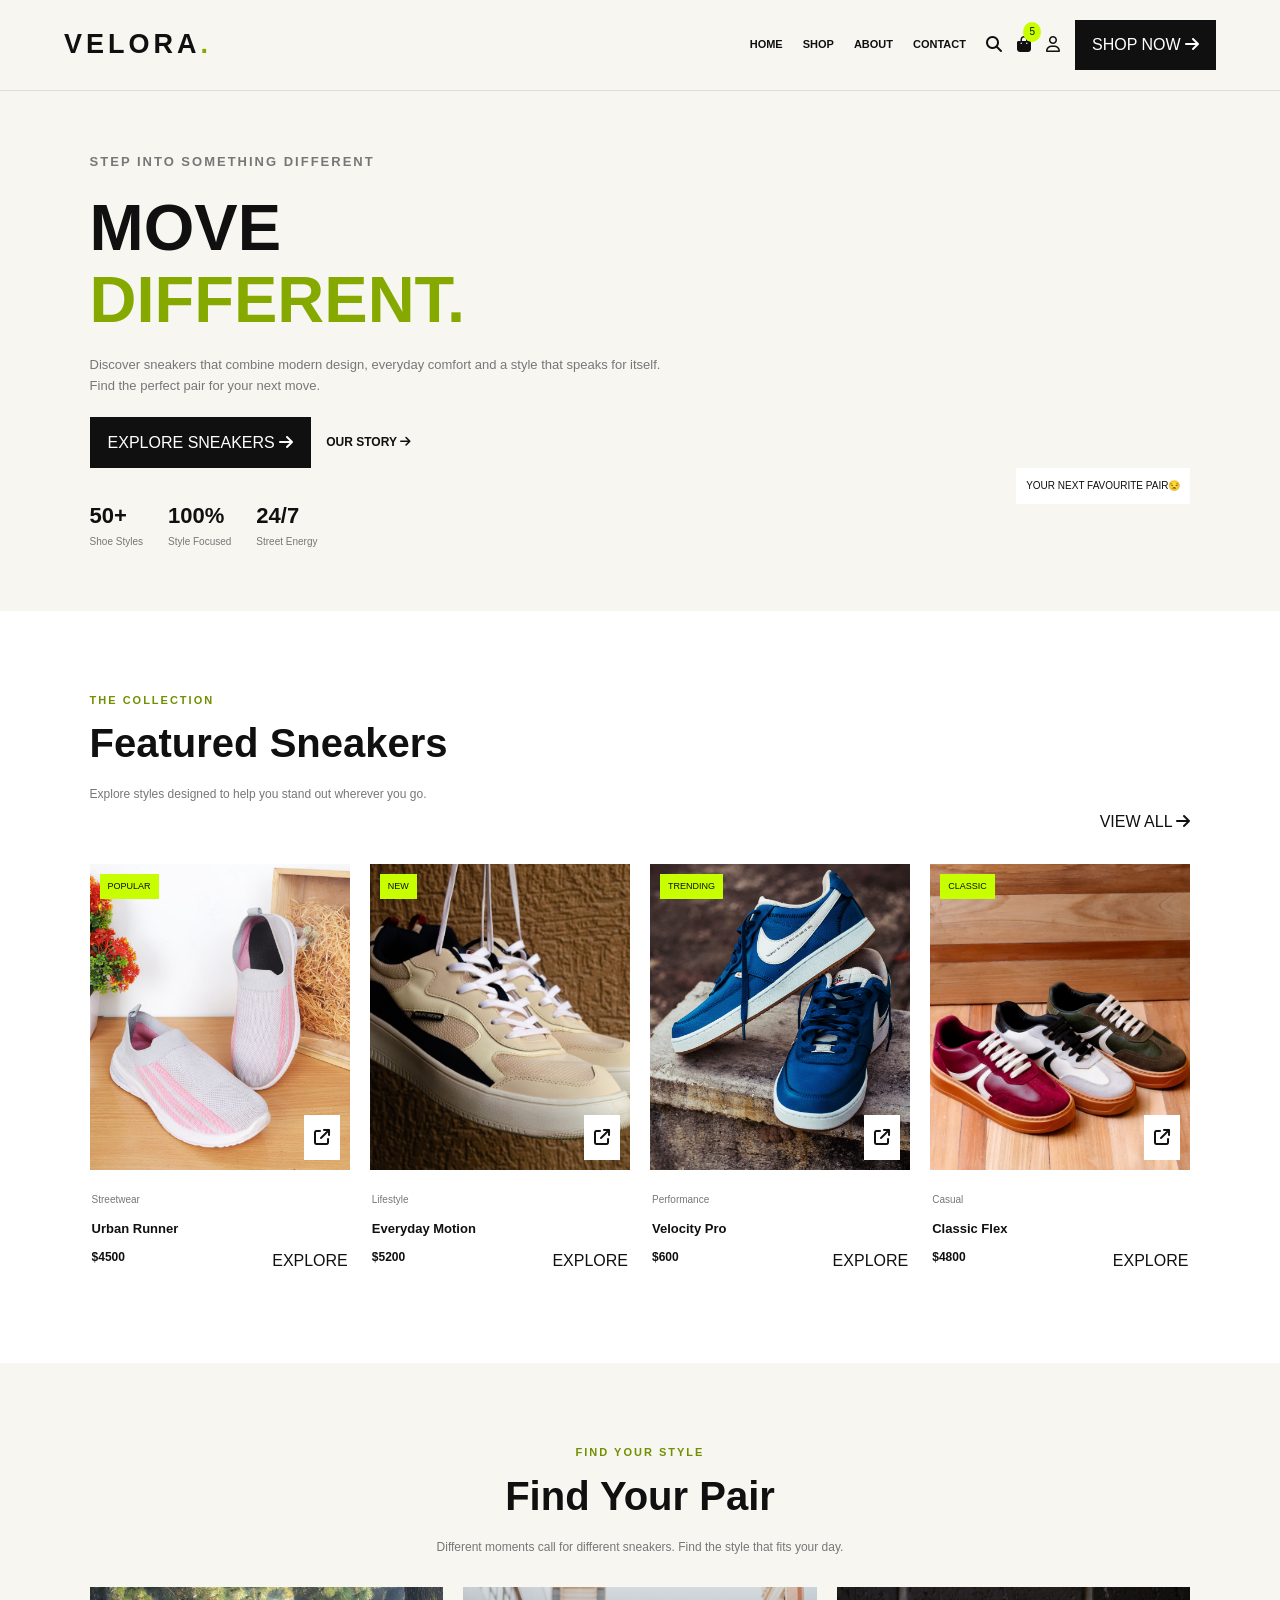
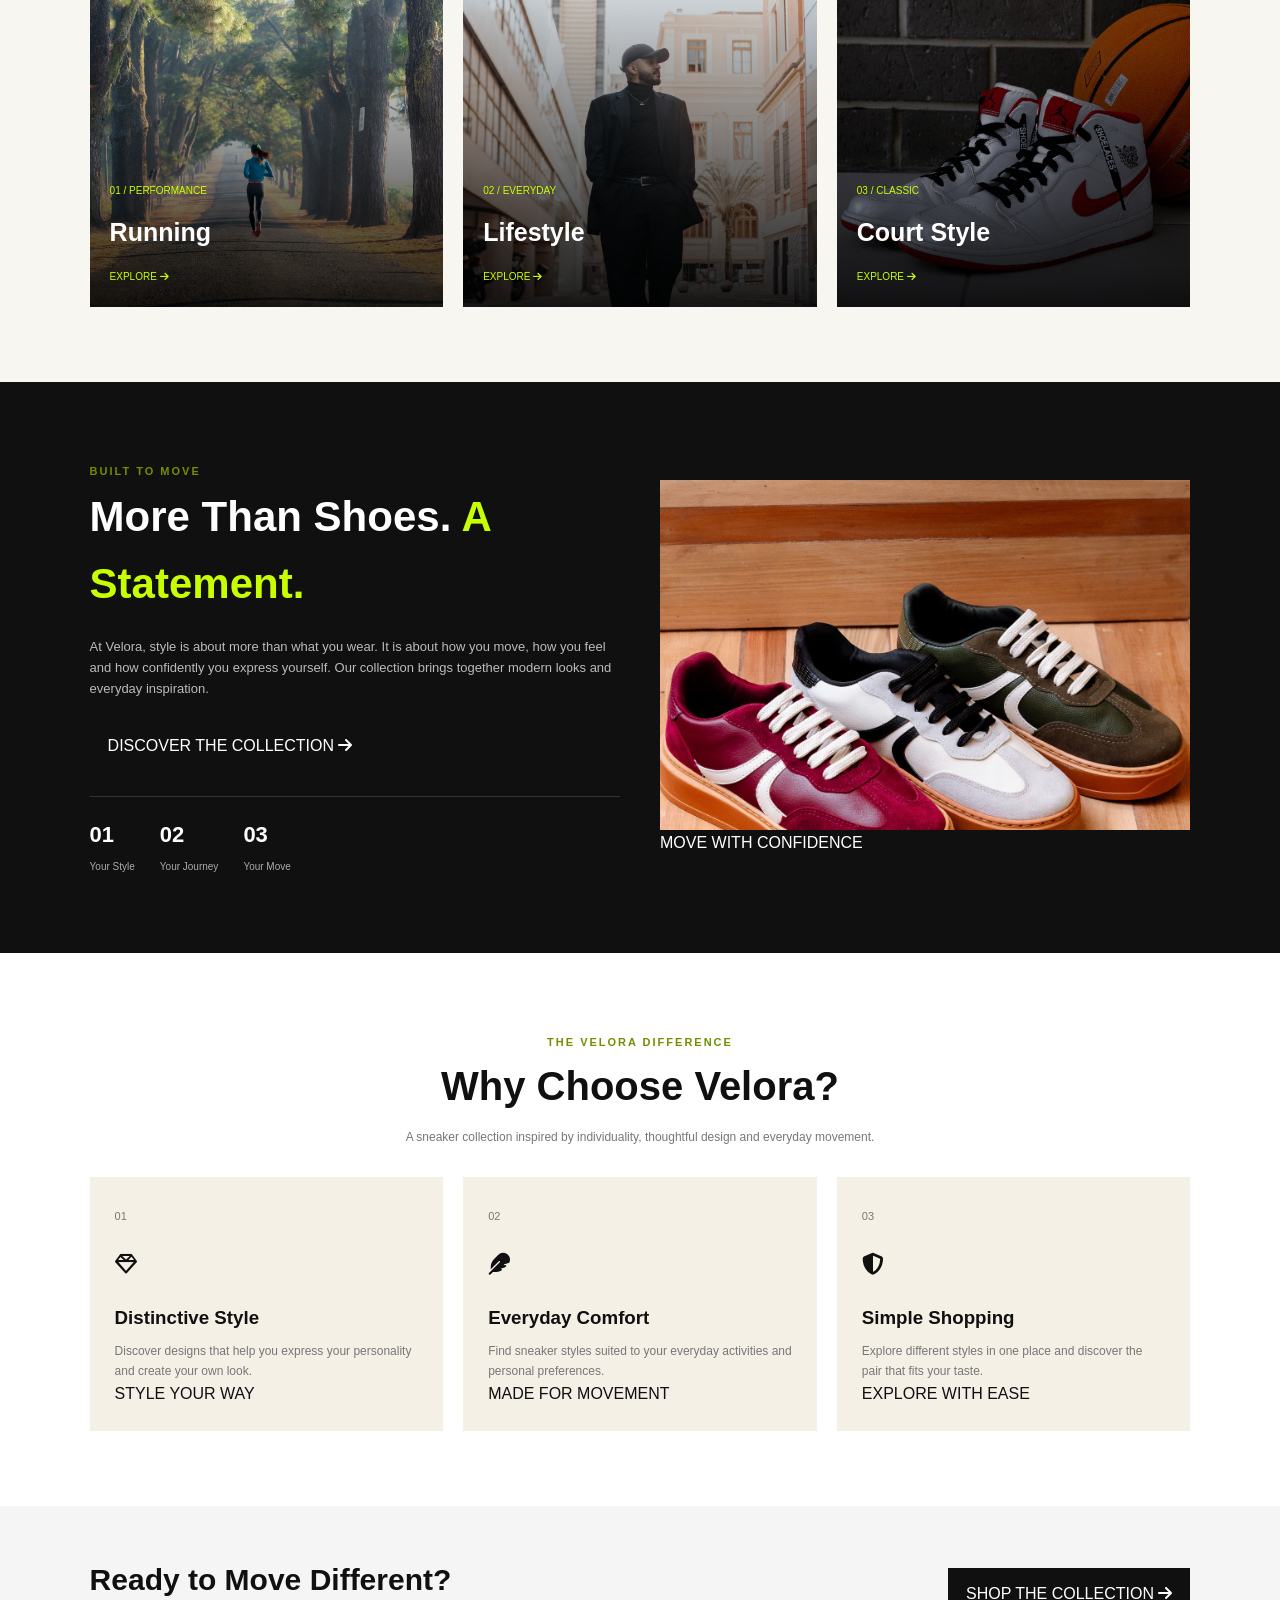
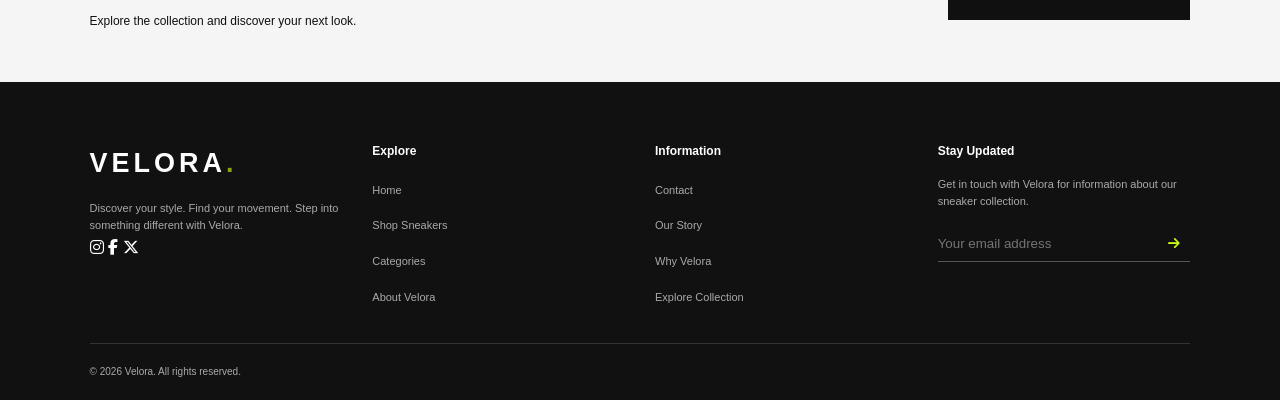
<file: index.html>
<!DOCTYPE html>
<html lang="en">

<head>
    <meta charset="UTF-8">

    <meta name="viewport" content="width=device-width, initial-scale=1.0">

    <meta name="description"
        content="Discover stylish sneakers at Velora. Find your next favourite pair.">

    <title>Velora | Move Different</title>

    <!-- Google Fonts -->
    <link rel="preconnect" href="https://fonts.googleapis.com">
    <link rel="preconnect" href="https://fonts.gstatic.com" crossorigin>

    <link
        href="https://fonts.googleapis.com/css2?family=Playfair+Display:wght@400;500;600;700&family=Poppins:wght@300;400;500;600;700;800&display=swap"
        rel="stylesheet">
    <link
        rel="stylesheet"
        href="https://cdnjs.cloudflare.com/ajax/libs/font-awesome/6.7.2/css/all.min.css">
    <link rel="stylesheet" href="style.css">
</head>

<body>
    <header class="navbar">

        <div class="nav-header">
            <a href="#home" class="logo">
                VELORA<span>.</span>
            </a>
        </div>

        <nav class="nav-links" aria-label="Main navigation">
            <a href="home">HOME</a>
            <a href="shop.html">SHOP</a>
            <a href="about.html">ABOUT</a>
            <a href="contact">CONTACT</a>
        </nav>

        <div class="cta-container">

            <a href="#shop" aria-label="Search sneakers">
                <i class="fa-solid fa-magnifying-glass"></i>
            </a>

            <a href="#shop" class="cart-link" aria-label="Shopping bag">
                <i class="fa-solid fa-bag-shopping"></i>
                <span class="cart-count">5</span>
            </a>

            <a href="#contact" aria-label="Account">
                <i class="fa-regular fa-user"></i>
            </a>

            <a href="#shop" class="shop-btn">
                SHOP NOW
                <i class="fa-solid fa-arrow-right"></i>
            </a>

        </div>

    </header>

    <main>

        <section class="hero" id="home">

            <div class="hero-text">

                <p class="eyebrow">
                    STEP INTO SOMETHING DIFFERENT
                </p>

                <h1>
                    MOVE
                    <span>DIFFERENT.</span>
                </h1>

                <p>
                    Discover sneakers that combine modern design,
                    everyday comfort and a style that speaks for itself.
                    Find the perfect pair for your next move.
                </p>

                <div class="hero-buttons">

                    <a href="#shop" class="primary-btn">
                        EXPLORE SNEAKERS
                        <i class="fa-solid fa-arrow-right"></i>
                    </a>

                    <a href="#about" class="secondary-btn">
                        OUR STORY
                        <i class="fa-solid fa-arrow-right"></i>
                    </a>

                </div>

                <div class="hero-stats">

                    <div class="stat-item">
                        <strong>50+</strong>
                        <span>Shoe Styles</span>
                    </div>

                    <div class="stat-item">
                        <strong>100%</strong>
                        <span>Style Focused</span>
                    </div>

                    <div class="stat-item">
                        <strong>24/7</strong>
                        <span>Street Energy</span>
                    </div>

                </div>

            </div>

            <div class="hero-image">

                <div class="shoe-slideshow">

                    <img
                        class="hero-shoe shoe-one"
                        src="media/pexels-alleksana-4271570.jpg"
                        alt="Featured Velora sneaker">

                    <img
                        class="hero-shoe shoe-two"
                        src="media/pexels-alokkd1-27385022.jpg"
                        alt="Another sneaker style">

                    <img
                        class="hero-shoe shoe-three"
                        src="media/pexels-risiii-2163411747-38914242.jpg"
                        alt="Modern sneaker design">

                    <img
                        class="hero-shoe shoe-four"
                        src="media/pexels-rafael-quaty-37077235-13450843.jpg"
                        alt="Velora footwear collection">

                </div>

                <div class="image-label">
                    YOUR NEXT FAVOURITE PAIR😒
                </div>

            </div>

        </section>

        <section class="featured" id="shop">

            <div class="featured-header">
                <div class="section-heading">

                    <span class="eyebrow">THE COLLECTION</span>

                    <h2>Featured Sneakers</h2>

                    <p>
                        Explore styles designed to help you stand out
                        wherever you go.
                    </p>

                </div>

                <a href="#categories" class="view-all">
                    VIEW ALL
                    <i class="fa-solid fa-arrow-right"></i>
                </a> 

            </div>


            <div class="product-grid">


                <article class="product">

                    <div class="product-image">

                        <span class="product-tag">POPULAR</span>

                        <img
                            src="media/pexels-alokkd1-27385022.jpg"
                            alt="Featured sneaker style"
                            loading="lazy">

                        <a href="#contact"
                            class="product-action"
                            aria-label="Explore this sneaker">

                            <i class="fa-solid fa-arrow-up-right-from-square"></i>

                        </a>

                    </div>

                    <div class="product-info">

                        <span class="product-category">Streetwear</span>

                        <h3>Urban Runner</h3>

                        <div class="product-bottom">
                            <span class="product-price">$4500</span>
                            <a href="#contact">EXPLORE</a>
                        </div>

                    </div>

                </article>

                <article class="product">

                    <div class="product-image">

                        <span class="product-tag">NEW</span>

                        <img
                            src="media/pexels-risiii-2163411747-38914242.jpg"
                             alt="Contemporary sneaker"
                            loading="lazy">

                        <a href="#contact"
                            class="product-action"
                            aria-label="Explore this sneaker">

                            <i class="fa-solid fa-arrow-up-right-from-square"></i>

                        </a>

                    </div>

                    <div class="product-info">

                        <span class="product-category">Lifestyle</span>

                        <h3>Everyday Motion</h3>

                        <div class="product-bottom">
                            <span class="product-price">$5200</span>
                            <a href="#contact">EXPLORE</a>
                        </div>

                    </div>

                </article>

                <article class="product">

                    <div class="product-image">

                        <span class="product-tag">TRENDING</span>

                        <img
                            src="media/pexels-rafael-quaty-37077235-13450843.jpg"
                            alt="Stylish sneaker design"
                            loading="lazy">

                        <a href="#contact"
                            class="product-action"
                            aria-label="Explore this sneaker">

                            <i class="fa-solid fa-arrow-up-right-from-square"></i>

                        </a>

                    </div>

                    <div class="product-info">

                        <span class="product-category">Performance</span>

                        <h3>Velocity Pro</h3>

                        <div class="product-bottom">
                            <span class="product-price">$600</span>
                            <a href="#contact">EXPLORE</a>
                        </div>

                    </div>

                </article>

                <article class="product">

                    <div class="product-image">

                        <span class="product-tag">CLASSIC</span>

                        <img
                            src="media/pexels-pedrofurtadoo-31451018.jpg"
                            alt="Classic everyday sneaker"
                            loading="lazy">

                        <a href="#contact"
                            class="product-action"
                            aria-label="Explore this sneaker">

                            <i class="fa-solid fa-arrow-up-right-from-square"></i>

                        </a>

                    </div>

                    <div class="product-info">

                        <span class="product-category">Casual</span>

                        <h3>Classic Flex</h3>

                        <div class="product-bottom">
                            <span class="product-price">$4800</span>
                            <a href="#contact">EXPLORE</a>
                        </div>

                    </div>

                </article>

            </div>

        </section>


        <!-- ================= CATEGORIES ================= -->

        <section class="find" id="categories">

            <div class="section-heading center">

                <span class="eyebrow">FIND YOUR STYLE</span>

                <h2>Find Your Pair</h2>

                <p>
                    Different moments call for different sneakers.
                    Find the style that fits your day.
                </p>

            </div>


            <div class="category-grid">

                <a href="#shop" class="category">

                    <img
                        src="media/pexels-quang-nguyen-vinh-222549-10615656.jpg"
                        alt="Running shoe collection"
                        loading="lazy">

                    <div class="category-overlay"></div>

                    <div class="category-text">

                        <span>01 / PERFORMANCE</span>

                        <h3>Running</h3>

                        <span class="category-link">
                            EXPLORE
                            <i class="fa-solid fa-arrow-right"></i>
                        </span>

                    </div>

                </a>
                     <a href="#shop" class="category">

                    <img
                        src="media/pexels-wesleydavi-17459781.jpg"
                        alt="Lifestyle sneaker collection"
                        loading="lazy">

                    <div class="category-overlay"></div>

                    <div class="category-text">

                        <span>02 / EVERYDAY</span>

                        <h3>Lifestyle</h3>

                        <span class="category-link">
                            EXPLORE
                            <i class="fa-solid fa-arrow-right"></i>
                        </span>

                    </div>

                </a>


                <a href="#shop" class="category">

                    <img
                        src="media/pexels-jddaniel-2385477.jpg"
                        alt="Court-inspired sneaker collection"
                        loading="lazy">

                    <div class="category-overlay"></div>

                    <div class="category-text">

                        <span>03 / CLASSIC</span>

                        <h3>Court Style</h3>

                        <span class="category-link">
                            EXPLORE
                            <i class="fa-solid fa-arrow-right"></i>
                        </span>

                    </div>

                </a>

            </div>

        </section>


        <!-- ================= ABOUT VELORA ================= -->

        <section class="built" id="about">

            <div class="built-text">

                <span class="eyebrow">BUILT TO MOVE</span>

                <h2>
                    More Than Shoes.
                    <span>A Statement.</span>
                </h2>

                <p>
                    At Velora, style is about more than what you wear.
                    It is about how you move, how you feel and how
                    confidently you express yourself.

                    Our collection brings together modern looks
                    and everyday inspiration.
                </p>

                <a href="#shop" class="primary-btn">
                    DISCOVER THE COLLECTION
                    <i class="fa-solid fa-arrow-right"></i>
                </a>

                <div class="built-stats">

                    <div class="built-stat">
                        <strong>01</strong>
                        <span>Your Style</span>
                    </div>

                    <div class="built-stat">
                        <strong>02</strong>
                        <span>Your Journey</span>
                    </div>

                    <div class="built-stat">
                        <strong>03</strong>
                        <span>Your Move</span>
                    </div>

                </div>

            </div>


            <div class="built-image">

                <img
                    src="media/pexels-pedrofurtadoo-31451018.jpg"
                    alt="Sneakers representing the Velora style"
                    loading="lazy">

                <div class="built-frame"></div>

                <div class="built-caption">
                    MOVE WITH CONFIDENCE
                </div>

            </div>

        </section>


        <!-- ================= WHY VELORA ================= -->

        <section class="why" id="features">

            <div class="section-heading center">

                <span class="eyebrow">THE VELORA DIFFERENCE</span>

                <h2>Why Choose Velora?</h2>

                <p>
                    A sneaker collection inspired by individuality,
                    thoughtful design and everyday movement.
                </p>

            </div>


            <div class="feature-grid">

                <article class="feature">

                    <div class="feature-top">

                        <span class="feature-number">01</span>

                        <div class="icon">
                            <i class="fa-regular fa-gem"></i>
                        </div>

                    </div>

                    <h3>Distinctive Style</h3>

                    <p>
                        Discover designs that help you express your
                        personality and create your own look.
                    </p>

                    <span class="feature-label">STYLE YOUR WAY</span>

                </article>


                <article class="feature">

                    <div class="feature-top">

                        <span class="feature-number">02</span>

                        <div class="icon">
                            <i class="fa-solid fa-feather"></i>
                        </div>

                    </div>

                    <h3>Everyday Comfort</h3>

                    <p>
                        Find sneaker styles suited to your everyday
                        activities and personal preferences.
                    </p>

                    <span class="feature-label">MADE FOR MOVEMENT</span>

                </article>


                <article class="feature">

                    <div class="feature-top">

                        <span class="feature-number">03</span>

                        <div class="icon">
                            <i class="fa-solid fa-shield-halved"></i>
                        </div>

                    </div>

                    <h3>Simple Shopping</h3>

                    <p>
                        Explore different styles in one place and
                        discover the pair that fits your taste.
                    </p>

                    <span class="feature-label">EXPLORE WITH EASE</span>

                </article>

            </div>

        </section>


        <!-- ================= CALL TO ACTION ================= -->

        <section class="newsletter-banner" id="newsletter">

            <div>

                <h2>Ready to Move Different?</h2>

                <p>
                    Explore the collection and discover your next look.
                </p>

            </div>

            <a href="#shop" class="primary-btn">
                SHOP THE COLLECTION
                <i class="fa-solid fa-arrow-right"></i>
            </a>

        </section>

    </main>


    <!-- ================= FOOTER ================= -->

    <footer id="contact">

        <div class="footer-grid">

            <div class="footer-about">

                <a href="#home" class="logo">
                    VELORA<span>.</span>
                </a>

                <p>
                    Discover your style. Find your movement.
                    Step into something different with Velora.
                </p>

                <div class="social-links">

                    <a href="#contact" aria-label="Instagram">
                        <i class="fa-brands fa-instagram"></i>
                    </a>

                    <a href="#contact" aria-label="Facebook">
                        <i class="fa-brands fa-facebook-f"></i>
                    </a>

                    <a href="#contact" aria-label="X">
                        <i class="fa-brands fa-x-twitter"></i>
                    </a>

                </div>

            </div>


            <div class="footer-column">

                <h3>Explore</h3>

                <ul>
                    <li><a href="#home">Home</a></li>
                    <li><a href="page2.html">Shop Sneakers</a></li>
                    <li><a href="#categories">Categories</a></li>
                    <li><a href="#about">About Velora</a></li>
                </ul>

            </div>

            <div class="footer-column">

                <h3>Information</h3>

                <ul>
                    <li><a href="#contact">Contact</a></li>
                    <li><a href="#about">Our Story</a></li>
                    <li><a href="#features">Why Velora</a></li>
                    <li><a href="#newsletter">Explore Collection</a></li>
                </ul>

            </div>


            <div class="footer-column footer-newsletter">

                <h3>Stay Updated</h3>

                <p>
                    Get in touch with Velora for information about
                    our sneaker collection.
                </p>

                <form class="footer-form" action="#contact" method="get">

                    <input
                        type="email"
                        name="email"
                        placeholder="Your email address"
                        aria-label="Your email address"
                        required>

                    <button type="submit" aria-label="Submit email">
                        <i class="fa-solid fa-arrow-right"></i>
                    </button>

                </form>

            </div>

        </div>


        <div class="footer-bottom">

            <p>
                &copy; 2026 Velora. All rights reserved.
            </p>
        </div>

    </footer>

</body>

</html>
</file>
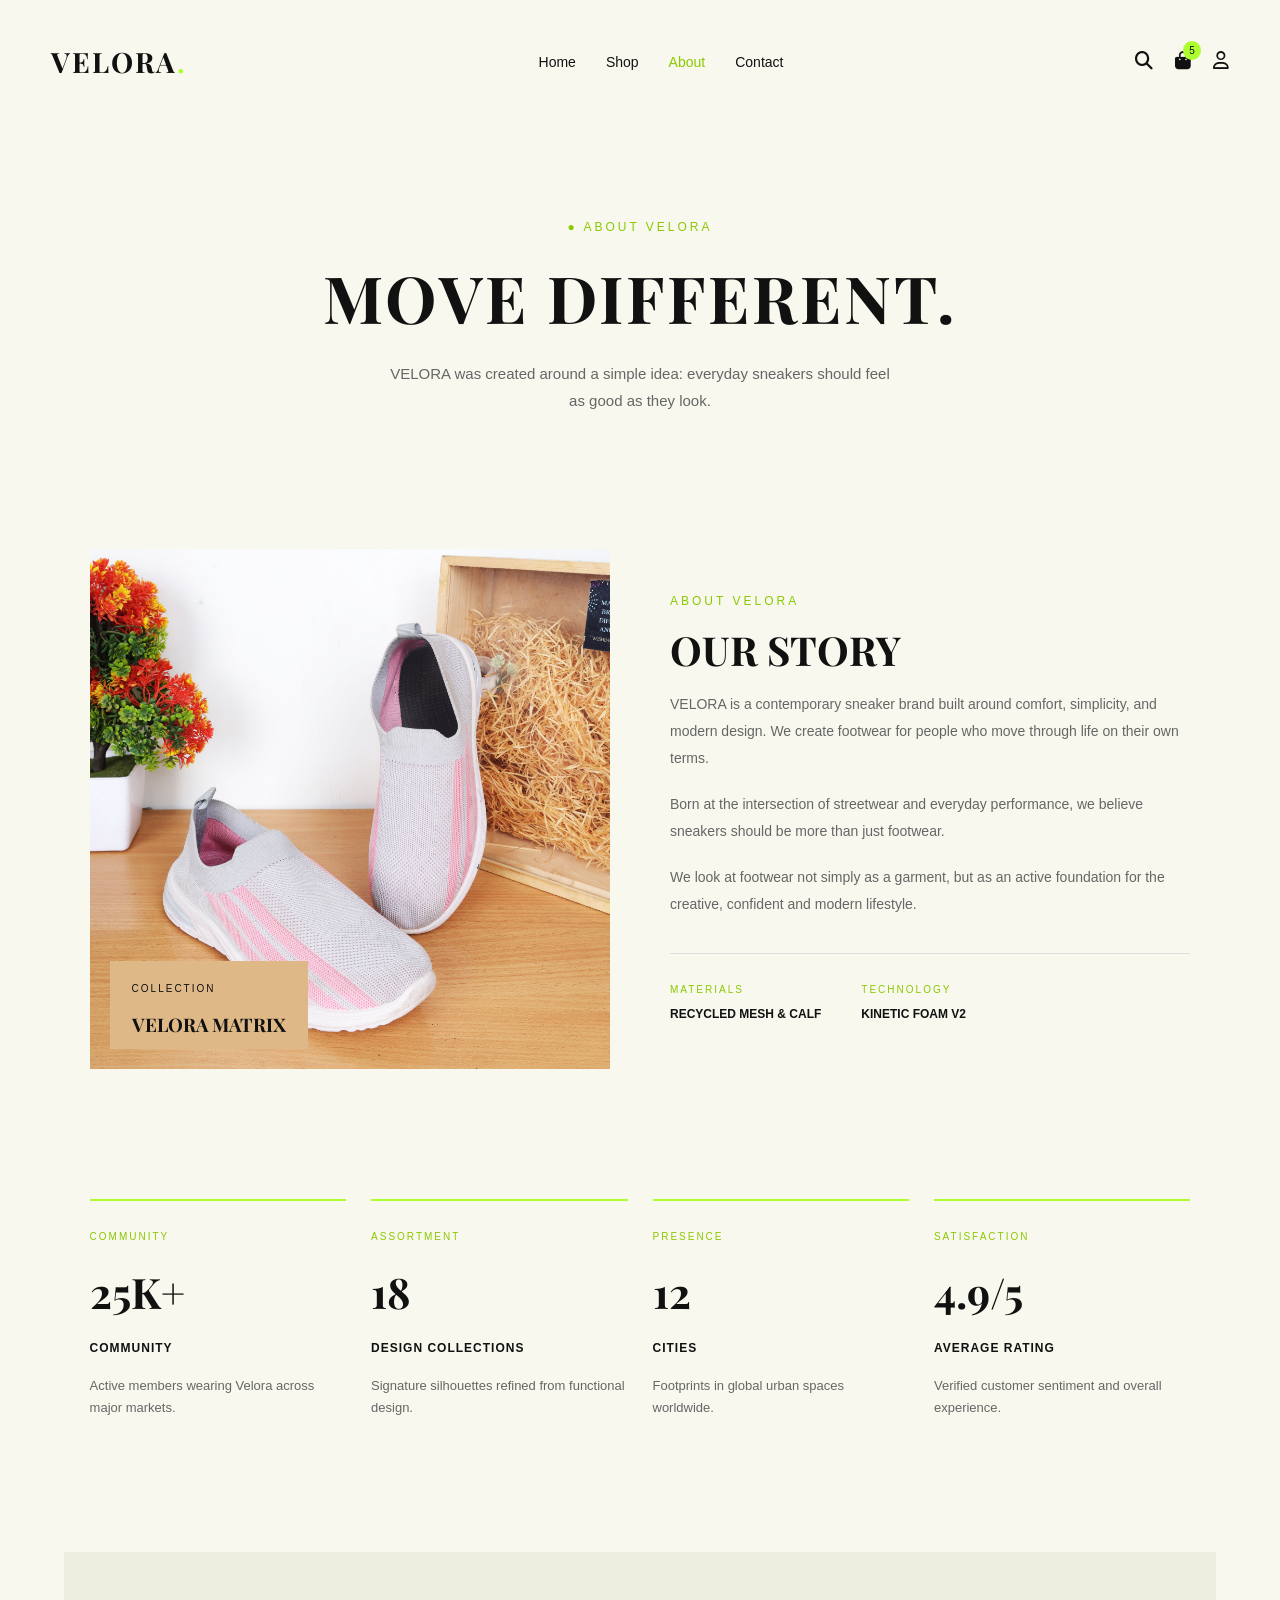
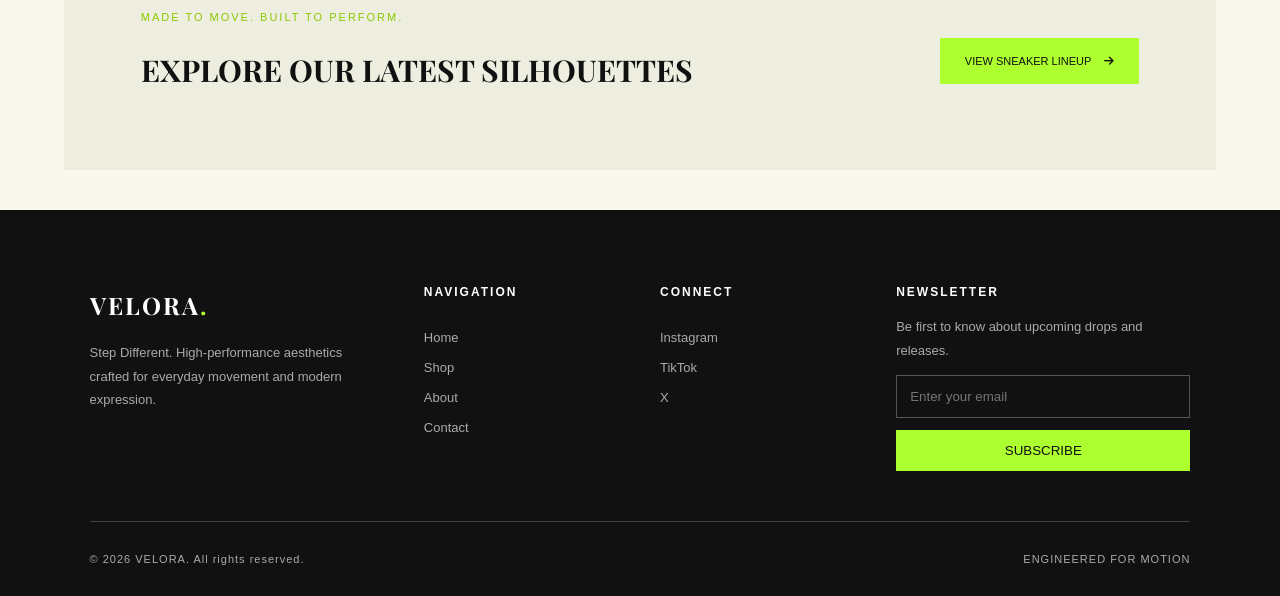
<file: about.html>
<!DOCTYPE html>
<html lang="en">

<head>
    <meta charset="UTF-8">
    <meta name="viewport" content="width=device-width, initial-scale=1.0">
    <title>Velora | About</title>
    <link rel="stylesheet" href="https://cdnjs.cloudflare.com/ajax/libs/font-awesome/6.5.0/css/all.min.css">
    <link href="https://fonts.googleapis.com/css2?family=Playfair+Display:wght@400;600;700&display=swap" rel="stylesheet">
    <link rel="stylesheet" href="about.css">

</head>

<body>
    <header>

        <h2 class="logo">VELORA<span>.</span></h2>

        <nav>
            <a href="index.html">Home</a>
            <a href="shop.html">Shop</a>
            <a href="about.html" class="active">About</a>
            <a href="contact.html">Contact</a>
        </nav>

        <div class="header-icons">

            <a href="shop.html">
                <i class="fa-solid fa-magnifying-glass"></i>
            </a>

            <a href="shop.html">
                <i class="fa-solid fa-bag-shopping"></i>
                <span class="cart-count">5</span>
            </a>

            <a href="#">
                <i class="fa-regular fa-user"></i>
            </a>

        </div>

    </header>
    <section class="about-heading">

        <p>● ABOUT VELORA</p>

        <h1>MOVE DIFFERENT.</h1>

        <p class="heading-text">
            VELORA was created around a simple idea:
            everyday sneakers should feel as good as they look.
        </p>

    </section>
    <section class="our-story">

        <div class="story-image">

            <img src="/media/pexels-alokkd1-27385022.jpg" alt="Velora Sneakers">

            <div class="image-label">
                <p>COLLECTION</p>
                <h3>VELORA MATRIX</h3>
            </div>

        </div>


        <div class="story-text">

            <p class="small-title">ABOUT VELORA</p>

            <h2>OUR STORY</h2>

            <p>
                VELORA is a contemporary sneaker brand built around
                comfort, simplicity, and modern design.
                We create footwear for people who move through
                life on their own terms.
            </p>

            <p>
                Born at the intersection of streetwear and
                everyday performance, we believe sneakers
                should be more than just footwear.
            </p>

            <p>
                We look at footwear not simply as a garment,
                but as an active foundation for the creative,
                confident and modern lifestyle.
            </p>


            <div class="story-features">

                <div>
                    <small>MATERIALS</small>
                    <h4>RECYCLED MESH & CALF</h4>
                </div>

                <div>
                    <small>TECHNOLOGY</small>
                    <h4>KINETIC FOAM V2</h4>
                </div>

            </div>

        </div>

    </section>

    <section class="statistics">

        <div class="stat-card">

            <small>COMMUNITY</small>

            <h2>25K+</h2>

            <h5>COMMUNITY</h5>

            <p>Active members wearing Velora across major markets.</p>

        </div>


        <div class="stat-card">

            <small>ASSORTMENT</small>

            <h2>18</h2>

            <h5>DESIGN COLLECTIONS</h5>

            <p>Signature silhouettes refined from functional design.</p>

        </div>


        <div class="stat-card">

            <small>PRESENCE</small>

            <h2>12</h2>

            <h5>CITIES</h5>

            <p>Footprints in global urban spaces worldwide.</p>

        </div>


        <div class="stat-card">

            <small>SATISFACTION</small>

            <h2>4.9/5</h2>

            <h5>AVERAGE RATING</h5>

            <p>Verified customer sentiment and overall experience.</p>

        </div>

    </section>
    <section class="explore">

        <div>
            <small>MADE TO MOVE. BUILT TO PERFORM.</small>

            <h2>EXPLORE OUR LATEST SILHOUETTES</h2>
        </div>

        <a href="shop.html">
            VIEW SNEAKER LINEUP
            <i class="fa-solid fa-arrow-right"></i>
        </a>

    </section>

    <footer>

        <div class="footer-top">

            <div class="footer-brand">

                <h2>VELORA<span>.</span></h2>

                <p>
                    Step Different.
                    High-performance aesthetics crafted
                    for everyday movement and modern expression.
                </p>

            </div>


            <div class="footer-links">

                <h4>NAVIGATION</h4>

                <a href="index.html">Home</a>
                <a href="shop.html">Shop</a>
                <a href="about.html">About</a>
                <a href="contact.html">Contact</a>

            </div>


            <div class="footer-links">

                <h4>CONNECT</h4>

                <a href="#">Instagram</a>
                <a href="#">TikTok</a>
                <a href="#">X</a>

            </div>


            <div class="newsletter">

                <h4>NEWSLETTER</h4>

                <p>Be first to know about upcoming drops and releases.</p>

                <form>

                    <input type="email" placeholder="Enter your email">

                    <button type="submit">SUBSCRIBE</button>

                </form>

            </div>
        </div>
        <div class="footer-bottom">

            <p>&copy; 2026 VELORA. All rights reserved.</p>

            <p>ENGINEERED FOR MOTION</p>

        </div>
    </footer>

</body>
</html>
</file>
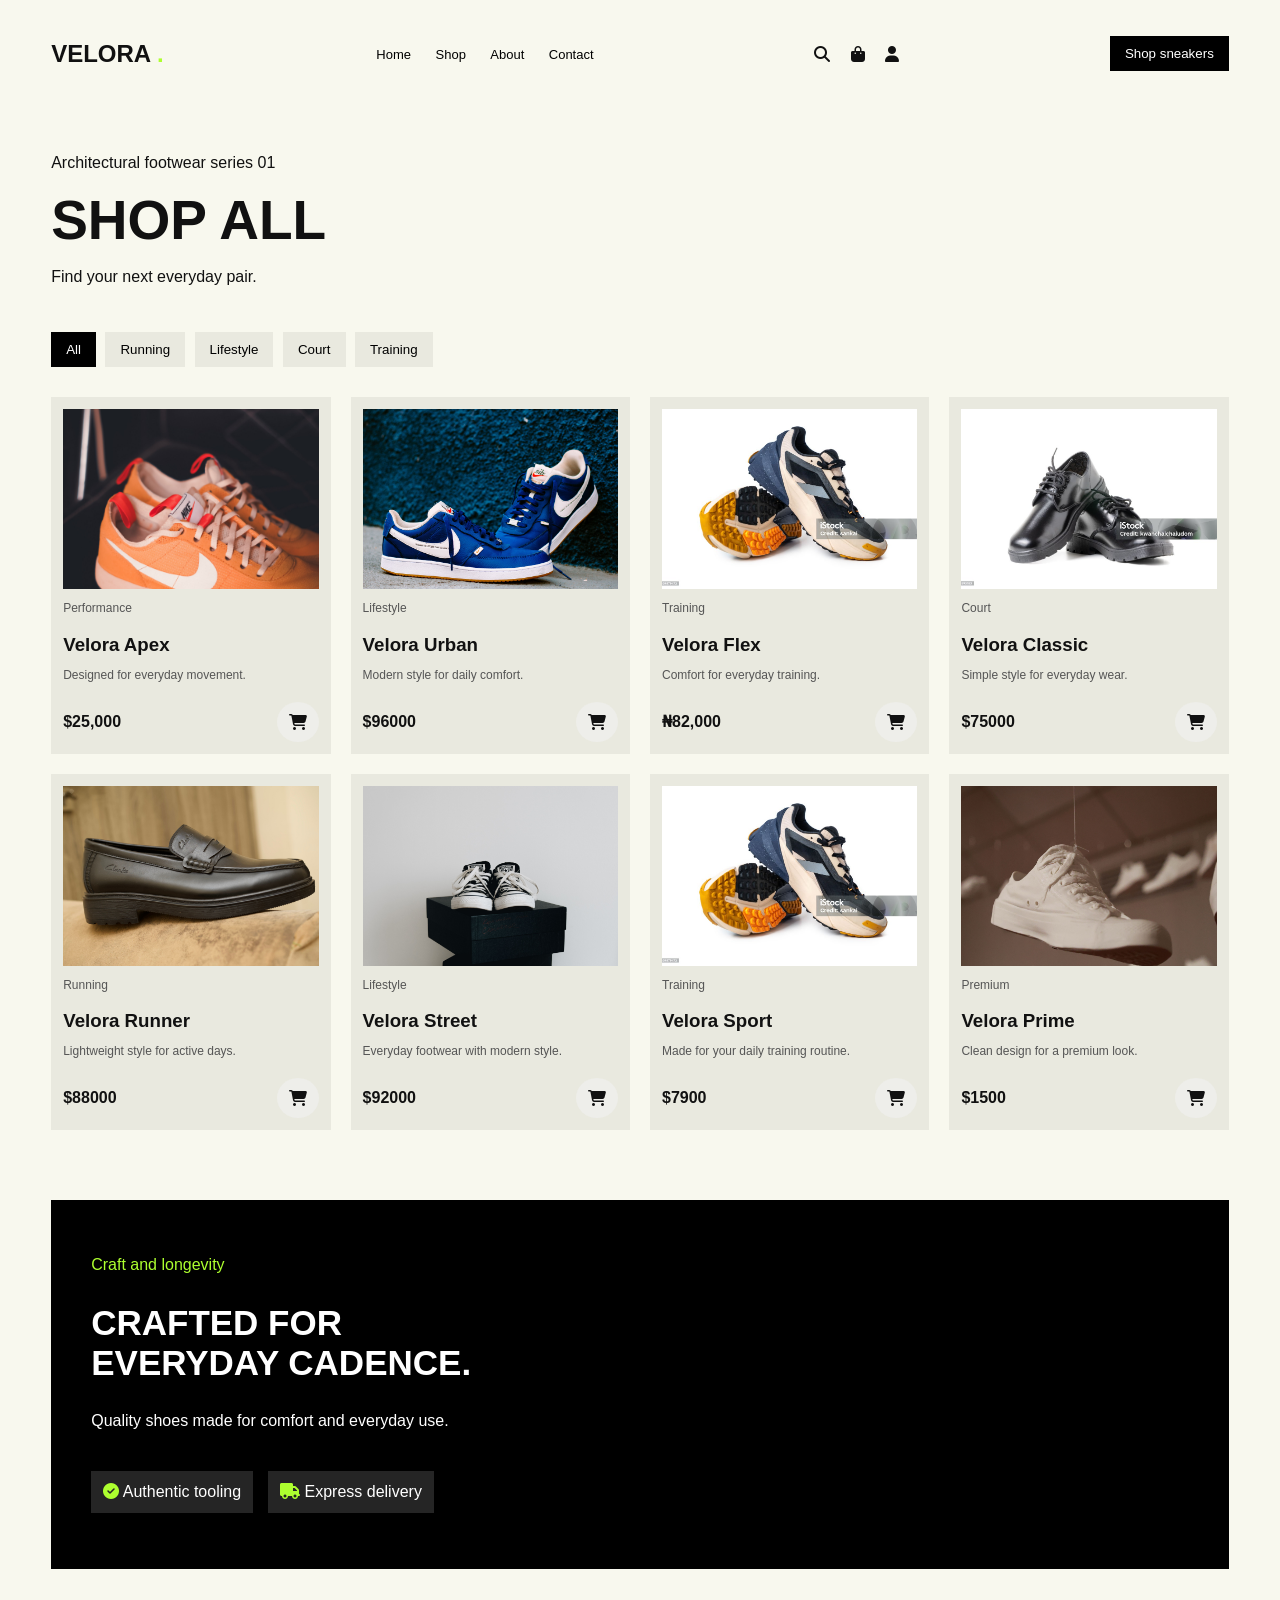
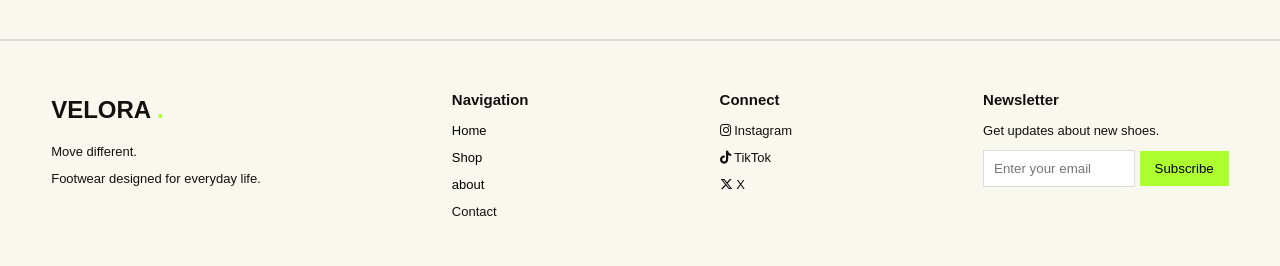
<file: shop.html>
<!DOCTYPE html>
<html lang="en">

<head>
    <meta charset="UTF-8">
    <meta name="viewport" content="width=device-width, initial-scale=1.0">

    <title>Velora Shop</title>

    <link rel="stylesheet" href="shop.css">

    <link rel="stylesheet"
    href="https://cdnjs.cloudflare.com/ajax/libs/font-awesome/6.5.2/css/all.min.css">
</head>

<body>

    <!-- HEADER -->
    <header>

        <h2>VELORA <span>.</span></h2>

        <nav>
            <a href="index.html">Home</a>
            <a href="shop.html">Shop</a>
            <a href="about.html">About</a>
            <a href="">Contact</a>
        </nav>

        <div class="icons">
            <i class="fa-solid fa-magnifying-glass"></i>
            <i class="fa-solid fa-bag-shopping"></i>
            <i class="fa-solid fa-user"></i>
        </div>

        <button>Shop sneakers</button>

    </header>


    <!-- SHOP INTRODUCTION -->
    <section class="intro">

        <p>Architectural footwear series 01</p>

        <h1>Shop all</h1>

        <p>Find your next everyday pair.</p>

    </section>


    <!-- PRODUCT CATEGORIES -->
    <section class="categories">

        <button>All</button>
        <button>Running</button>
        <button>Lifestyle</button>
        <button>Court</button>
        <button>Training</button>

    </section>


   
    <section class="products">

        <!-- PRODUCT 1 -->
        <div class="product">

            <div class="product-image">
                <img src="media/pexels-shyam-mishra-203327-19271377.jpg"
                alt="Velora Apex sneaker">
            </div>

            <p>Performance</p>
            <h3>Velora Apex</h3>
            <p>Designed for everyday movement.</p>

            <div class="price">
                <strong>$25,000</strong>
                <i class="fa-solid fa-cart-shopping"></i>
            </div>

        </div>


        <!-- PRODUCT 2 -->
        <div class="product">

            <div class="product-image">
                <img src="media/pexels-rafael-quaty-37077235-17630275.jpg"
                alt="Velora Urban sneaker">
            </div>

            <p>Lifestyle</p>
            <h3>Velora Urban</h3>
            <p>Modern style for daily comfort.</p>

            <div class="price">
                <strong>$96000</strong>
                <i class="fa-solid fa-cart-shopping"></i>
            </div>

        </div>


        <!-- PRODUCT 3 -->
        <div class="product">

            <div class="product-image">
                <img src="media/istockphoto-2029879472-1024x1024.jpg"
                alt="Velora Flex sneaker">
            </div>

            <p>Training</p>
            <h3>Velora Flex</h3>
            <p>Comfort for everyday training.</p>

            <div class="price">
                <strong>₦82,000</strong>
                <i class="fa-solid fa-cart-shopping"></i>
            </div>

        </div>


        <!-- PRODUCT 4 -->
        <div class="product">

            <div class="product-image">
                <img src="/media/istockphoto-1150393183-1024x1024.jpg"
                alt="Velora Classic sneaker">
            </div>

            <p>Court</p>
            <h3>Velora Classic</h3>
            <p>Simple style for everyday wear.</p>

            <div class="price">
                <strong>$75000</strong>
                <i class="fa-solid fa-cart-shopping"></i>
            </div>

        </div>


        <!-- PRODUCT 5 -->
        <div class="product">

            <div class="product-image">
                <img src="/media/pexels-taiyesalawu-38570110.jpg"
                alt="Velora Runner sneaker">
            </div>

            <p>Running</p>
            <h3>Velora Runner</h3>
            <p>Lightweight style for active days.</p>

            <div class="price">
                <strong>$88000</strong>
                <i class="fa-solid fa-cart-shopping"></i>
            </div>

        </div>


        <!-- PRODUCT 6 -->
        <div class="product">

            <div class="product-image">
                <img src="/media/pexels-alleksana-4271570.jpg"
                alt="Velora Street sneaker">
            </div>

            <p>Lifestyle</p>
            <h3>Velora Street</h3>
            <p>Everyday footwear with modern style.</p>

            <div class="price">
                <strong>$92000</strong>
                <i class="fa-solid fa-cart-shopping"></i>
            </div>

        </div>


        <!-- PRODUCT 7 -->
        <div class="product">

            <div class="product-image">
                <img src="media/istockphoto-2029879472-1024x1024.jpg"
                alt="Velora Sport sneaker">
            </div>

            <p>Training</p>
            <h3>Velora Sport</h3>
            <p>Made for your daily training routine.</p>

            <div class="price">
                <strong>$7900</strong>
                <i class="fa-solid fa-cart-shopping"></i>
            </div>

        </div>


        <!-- PRODUCT 8 -->
        <div class="product">

            <div class="product-image">
                <img src="media/pexels-jesschen-35445968.jpg"
                alt="Velora Prime sneaker">
            </div>

            <p>Premium</p>
            <h3>Velora Prime</h3>
            <p>Clean design for a premium look.</p>

            <div class="price">
                <strong>$1500</strong>
                <i class="fa-solid fa-cart-shopping"></i>
            </div>

        </div>

    </section>

    <section class="banner">

        <p>Craft and longevity</p>

        <h2>Crafted for<br>everyday cadence.</h2>

        <p>Quality shoes made for comfort and everyday use.</p>

        <div class="features">

            <p>
                <i class="fa-solid fa-circle-check"></i>
                Authentic tooling
            </p>

            <p>
                <i class="fa-solid fa-truck"></i>
                Express delivery
            </p>

        </div>

    </section>


    <!-- FOOTER -->
    <footer>

        <div>
            <h2>VELORA <span>.</span></h2>
            <p>Move different.</p>
            <p>Footwear designed for everyday life.</p>
        </div>

        <div class="nav">
            <h3>Navigation</h3>
            <p><a href="index.html">Home</a></p>
            <p><a href="shop.html">Shop</a></p>
            <p><a href="about.html">about</a></p>
            <p>Contact</p>
        </div>

        <div>
            <h3>Connect</h3>
            <p><i class="fa-brands fa-instagram"></i> Instagram</p>
            <p><i class="fa-brands fa-tiktok"></i> TikTok</p>
            <p><i class="fa-brands fa-x-twitter"></i> X</p>
        </div>

        <div>
            <h3>Newsletter</h3>
            <p>Get updates about new shoes.</p>

            <input type="email" placeholder="Enter your email">

            <button>Subscribe</button>
        </div>

    </footer>

</body>

</html>
</file>
<file: style.css>
* {
    margin: 0;
    padding: 0;
    box-sizing: border-box;
}

html {
    scroll-behavior: smooth;
}

body {
    font-family: Arial, sans-serif;
    background: #f7f6f1;
    color: #101010;
    line-height: 1.6;
    overflow-x: hidden;
}

img {
    max-width: 100%;
    display: block;
}

a {
    text-decoration: none;
    color: inherit;
    transition: 0.3s ease;
}

ul {
    list-style: none;
}


/* NAVIGATION BAR */

.navbar {
    display: flex;
    align-items: center;
    justify-content: space-between;
    gap: 20px;
    padding: 20px 5%;
    background: #f7f6f1;
    border-bottom: 1px solid #ddd;
}

.logo {
    font-size: 27px;
    font-weight: bold;
    letter-spacing: 4px;
}

.logo span {
    color: #86a900;
}

.nav-links {
    display: flex;
    gap: 20px;
    margin-left: auto;
}

.nav-links a {
    font-size: 11px;
    font-weight: bold;
    transition: color 0.3s;
}

.nav-links a:hover {
    color: #718f00;
}

.cta-container {
    display: flex;
    align-items: center;
    gap: 15px;
}

.shop-btn {
    padding: 12px 17px;
    background: #101010;
    color: white;
    transition: 0.3s;
}

.shop-btn:hover {
    background: #c8ff00;
    color: #101010;
}

.cart-link {
    position: relative;
}

.cart-count {
    position: absolute;
    top: -10px;
    right: -10px;
    background: #c8ff00;
    border-radius: 50%;
    padding: 2px 6px;
    font-size: 10px;
}


/* HERO SECTION */

.hero {
    display: grid;
    grid-template-columns: 1.1fr 0.9fr;
    align-items: center;
    gap: 30px;
    padding: 60px 7%;
    min-height: 520px;
}

.hero-text {
    animation: appear 1s ease;
}

.eyebrow {
    color: #718f00;
    font-size: 11px;
    font-weight: bold;
    letter-spacing: 2px;
    margin-bottom: 15px;
}

.hero-text h1 {
    font-size: 65px;
    line-height: 1.1;
    margin-bottom: 20px;
}

.hero-text h1 span {
    display: block;
    color: #86a900;
}

.hero-text p {
    color: #777;
    font-size: 13px;
    margin-bottom: 20px;
}

.hero-buttons {
    display: flex;
    align-items: center;
    gap: 15px;
    margin-bottom: 30px;
}

.primary-btn {
    display: inline-block;
    padding: 13px 18px;
    background: #101010;
    color: white;
    transition: 0.3s;
}

.primary-btn:hover {
    background: #c8ff00;
    color: #101010;
    transform: translateY(-3px);
}

.secondary-btn {
    font-size: 12px;
    font-weight: bold;
}

.hero-stats {
    display: flex;
    gap: 25px;
}

.stat-item {
    display: flex;
    flex-direction: column;
}

.stat-item strong {
    font-size: 22px;
}

.stat-item span {
    color: #777;
    font-size: 10px;
}


/* HERO IMAGE */

.hero-image {
    position: relative;
    isolation: isolate;
    display: flex;
    align-items: center;
    justify-content: center;
    height: 340px;
}

.hero-image::before {
    content: "";
    position: absolute;
    inset: 15%;
    z-index: -1;
    border-radius: 50%;
    background-size: 400% 400%;
    filter: blur(40px);
    opacity: 0.7;
    animation: glow 8s infinite;
}

.shoe-slideshow {
    position: relative;
    width: 100%;
    max-width: 340px;
    height: 290px;
}

.hero-shoe {
    position: absolute;
    width: 100%;
    height: 100%;
    object-fit: contain;
    opacity: 0;
    animation: shoeChange 8s infinite;
}

.shoe-one {
    animation-delay: 0s;
}

.shoe-two {
    animation-delay: 2s;
}

.shoe-three {
    animation-delay: 4s;
}

.shoe-four {
    animation-delay: 6s;
}


/* SHOE ANIMATION */

@keyframes shoeChange {
    0%, 100% {
        opacity: 0;
    }

    5%, 20% {
        opacity: 1;
    }

    25% {
        opacity: 0;
    }
}


/* BACKGROUND ANIMATION */

@keyframes glow {
    0% {
        background-position: 0% 50%;
    }

    50% {
        background-position: 100% 50%;
    }

    100% {
        background-position: 0% 50%;
    }
}


/* TEXT ANIMATION */

@keyframes appear {
    from {
        opacity: 0;
        transform: translateY(25px);
    }

    to {
        opacity: 1;
        transform: translateY(0);
    }
}


/* IMAGE LABEL */

.image-label {
    position: absolute;
    right: 0;
    bottom: 5%;
    padding: 10px;
    background: white;
    font-size: 10px;
}


/* SECTION HEADING */

.section-heading {
    margin-bottom: 30px;
}

.section-heading h2 {
    font-size: 40px;
    margin-bottom: 10px;
}

.section-heading p {
    max-width: 520px;
    color: #777;
    font-size: 12px;
}

.section-heading.center {
    text-align: center;
}

.section-heading.center p {
    margin: auto;
}


/* FEATURED PRODUCTS */

.featured {
    padding: 75px 7%;
    background: white;
}

.featured-header {
    display: flex;
    align-items: flex-end;
    justify-content: space-between;
    gap: 20px;
    margin-bottom: 30px;
}

.product-grid {
    display: grid;
    grid-template-columns: repeat(4, minmax(0, 1fr));
    gap: 20px;
}

.product {
    min-width: 0;
}

.product-image {
    position: relative;
    overflow: hidden;
    aspect-ratio: 0.85 / 1;
    background: #f0f0eb;
}

.product-image img {
    width: 100%;
    height: 100%;
    object-fit: cover;
    transition: transform 0.5s;
}

.product:hover img {
    transform: scale(1.06);
}

.product-tag {
    position: absolute;
    top: 10px;
    left: 10px;
    padding: 5px 8px;
    background: #c8ff00;
    font-size: 9px;
}

.product-action {
    position: absolute;
    right: 10px;
    bottom: 10px;
    padding: 10px;
    background: white;
    transition: 0.3s;
}

.product-action:hover {
    background: #c8ff00;
}

.product-info {
    padding: 15px 2px;
}

.product-category {
    color: #777;
    font-size: 10px;
}

.product-info h3 {
    font-size: 13px;
    margin: 8px 0;
}

.product-bottom {
    display: flex;
    justify-content: space-between;
    gap: 8px;
}

.product-price {
    font-size: 12px;
    font-weight: bold;
}


/* FIND YOUR STYLE */

.find {
    padding: 75px 7%;
}

.category-grid {
    display: grid;
    grid-template-columns: repeat(3, minmax(0, 1fr));
    gap: 20px;
}

.category {
    position: relative;
    min-width: 0;
    height: 320px;
    overflow: hidden;
    background: #171717;
    color: white;
}

.category img {
    width: 100%;
    height: 100%;
    object-fit: cover;
    transition: transform 0.5s;
}

.category:hover img {
    transform: scale(1.07);
}

.category-overlay {
    position: absolute;
    inset: 0;
    background: linear-gradient(
        transparent,
        rgba(0, 0, 0, 0.85)
    );
}

.category-text {
    position: absolute;
    bottom: 20px;
    left: 20px;
    right: 20px;
}

.category-text span {
    color: #c8ff00;
    font-size: 10px;
}

.category-text h3 {
    font-size: 25px;
    margin: 10px 0;
}


/* BUILT SECTION */

.built {
    display: grid;
    grid-template-columns: 1fr 1fr;
    align-items: center;
    gap: 40px;
    padding: 75px 7%;
    background: #101010;
    color: white;
}

.built-text h2 {
    font-size: 42px;
    margin-bottom: 20px;
}

.built-text h2 span {
    color: #c8ff00;
}

.built-text p {
    color: #bbb;
    font-size: 13px;
    margin-bottom: 20px;
}

.built-image img {
    width: 100%;
    height: 350px;
    object-fit: cover;
}

.built-stats {
    display: flex;
    gap: 25px;
    margin-top: 25px;
    padding-top: 20px;
    border-top: 1px solid #333;
}

.built-stat strong {
    display: block;
    font-size: 22px;
}

.built-stat span {
    color: #aaa;
    font-size: 10px;
}


/* WHY CHOOSE US */

.why {
    padding: 75px 7%;
    background: white;
}

.feature-grid {
    display: grid;
    grid-template-columns: repeat(3, minmax(0, 1fr));
    gap: 20px;
}

.feature {
    padding: 25px;
    background: #f5f0e6;
    transition: 0.3s;
}

.feature:hover {
    transform: translateY(-4px);
    border-color: #c8ff00;
}

.feature-number {
    color: #777;
    font-size: 11px;
}

.feature .icon {
    margin: 20px 0;
    font-size: 22px;
}

.feature h3 {
    margin-bottom: 10px;
}

.feature p {
    color: #777;
    font-size: 12px;
}


/* NEWSLETTER BANNER */

.newsletter-banner {
    display: flex;
    align-items: center;
    justify-content: space-between;
    gap: 20px;
    padding: 50px 7%;
    background: whitesmoke;
}

.newsletter-banner h2 {
    font-size: 30px;
}

.newsletter-banner p {
    font-size: 12px;
    margin-top: 8px;
}


/* FOOTER */

footer {
    padding: 60px 7% 20px;
    background: #111;
    color: white;
}

.footer-grid {
    display: grid;
    grid-template-columns: repeat(4, minmax(0, 1fr));
    gap: 30px;
    padding-bottom: 35px;
}

.footer-about p,
.footer-newsletter p {
    color: #aaa;
    font-size: 11px;
    margin-top: 15px;
}

.footer-column h3 {
    margin-bottom: 15px;
    font-size: 12px;
}

.footer-column ul {
    display: flex;
    flex-direction: column;
    gap: 10px;
}

.footer-column a {
    color: #aaa;
    font-size: 11px;
}

.footer-column a:hover {
    color: #c8ff00;
}


/* FOOTER NEWSLETTER FORM */

.footer-form {
    display: flex;
    margin-top: 15px;
    border-bottom: 1px solid #555;
}

.footer-form input {
    width: 100%;
    min-width: 0;
    padding: 10px 0;
    background: transparent;
    color: white;
    border: none;
    outline: none;
    transition: 0.3s;
}

.footer-form input:focus {
    border-bottom: 1px solid #c8ff00;
}

.footer-form button {
    background: transparent;
    color: #c8ff00;
    border: none;
    padding: 10px;
    cursor: pointer;
    transition: 0.3s;
}

.footer-form button:hover {
    color: white;
}


/* FOOTER BOTTOM */

.footer-bottom {
    display: flex;
    justify-content: space-between;
    gap: 15px;
    padding-top: 20px;
    border-top: 1px solid #333;
}

.footer-bottom p,
.footer-bottom a {
    color: #aaa;
    font-size: 10px;
}
</file>
<file: about.css>
/* GENERAL STYLING */

* {
    box-sizing: border-box;
}

html {
    scroll-behavior: smooth;
}

body {
    margin: 0;
    padding: 0;
    background-color: #f8f8ee;
    color: #111;
    font-family: Arial, sans-serif;
}

a {
    transition: 0.3s ease;
}


/* HEADER */

header {
    display: flex;
    justify-content: space-between;
    align-items: center;
    padding: 20px 4%;
    background-color: #f8f8ee;
}

.logo {
    font-family: 'Playfair Display', serif;
    font-size: 28px;
    letter-spacing: 2px;
}

.logo span {
    color: greenyellow;
}

nav {
    display: flex;
    gap: 30px;
}

nav a {
    text-decoration: none;
    color: #111;
    font-size: 14px;
    transition: 0.3s ease;
}

nav a:hover,
nav a.active {
    color: #8ac900;
}


/* HEADER ICONS */

.header-icons {
    display: flex;
    align-items: center;
    gap: 22px;
}

.header-icons a {
    color: #111;
    font-size: 18px;
    text-decoration: none;
    position: relative;
    transition: 0.3s ease;
}

.header-icons a:hover {
    color: greenyellow;
    transform: translateY(-3px);
}

.cart-count {
    position: absolute;
    top: -10px;
    right: -10px;
    background-color: greenyellow;
    color: #111;
    font-size: 10px;
    padding: 4px 6px;
    border-radius: 50%;
}


/* ABOUT HEADING */

.about-heading {
    text-align: center;
    padding: 85px 20px;
}

.about-heading p:first-child {
    color: #8ac900;
    font-size: 12px;
    letter-spacing: 3px;
}

.about-heading h1 {
    font-family: 'Playfair Display', serif;
    font-size: 65px;
    margin: 20px 0;
    letter-spacing: 3px;
}

.heading-text {
    max-width: 500px;
    margin: auto;
    color: #666;
    font-size: 15px;
    line-height: 1.8;
}


/* OUR STORY */

.our-story {
    display: flex;
    align-items: center;
    gap: 60px;
    padding: 50px 7%;
}

.story-image {
    width: 50%;
    height: 520px;
    position: relative;
    overflow: hidden;
}

.story-image img {
    width: 100%;
    height: 100%;
    object-fit: cover;
    transition: transform 0.6s ease;
}

.story-image:hover img {
    transform: scale(1.05);
}


/* IMAGE LABEL */

.image-label {
    position: absolute;
    bottom: 20px;
    left: 20px;
    background-color: burlywood;
    color: #111;
    padding: 12px 22px;
}

.image-label p {
    font-size: 10px;
    letter-spacing: 2px;
}

.image-label h3 {
    font-family: 'Playfair Display', serif;
    margin-bottom: 0;
}


.story-text {
    width: 50%;
}

.small-title {
    color: #8ac900;
    font-size: 12px;
    letter-spacing: 3px;
}

.story-text h2 {
    font-family: 'Playfair Display', serif;
    font-size: 40px;
    margin: 15px 0;
}

.story-text > p:not(.small-title) {
    color: #666;
    font-size: 14px;
    line-height: 1.9;
    margin-bottom: 20px;
}

.story-features {
    display: flex;
    gap: 40px;
    margin-top: 35px;
    border-top: 1px solid #ddd;
    padding-top: 25px;
}

.story-features small {
    color: #8ac900;
    font-size: 10px;
    letter-spacing: 2px;
}

.story-features h4 {
    font-size: 12px;
    margin-top: 10px;
}

.statistics {
    display: grid;
    grid-template-columns: repeat(4, 1fr);
    gap: 25px;
    padding: 80px 7%;
}

.stat-card {
    border-top: 2px solid greenyellow;
    padding-top: 25px;
    transition: 0.3s ease;
}

.stat-card:hover {
    transform: translateY(-7px);
}

.stat-card small {
    color: #8ac900;
    font-size: 10px;
    letter-spacing: 2px;
}

.stat-card h2 {
    font-family: 'Playfair Display', serif;
    font-size: 42px;
    margin: 20px 0 10px;
}

.stat-card h5 {
    font-size: 12px;
    letter-spacing: 1px;
}

.stat-card p {
    color: #666;
    font-size: 13px;
    line-height: 1.7;
}


/* EXPLORE SECTION */

.explore {
    background-color: #eeeee0;
    margin: 40px 5%;
    padding: 55px 6%;
    display: flex;
    justify-content: space-between;
    align-items: center;
}

.explore small {
    color: #8ac900;
    font-size: 11px;
    letter-spacing: 2px;
}

.explore h2 {
    font-family: 'Playfair Display', serif;
    font-size: 30px;
}

.explore a {
    text-decoration: none;
    color: #111;
    background-color: greenyellow;
    padding: 17px 25px;
    font-size: 11px;
    transition: 0.3s ease;
}

.explore a:hover {
    background-color: #111;
    color: greenyellow;
}

.explore a i {
    margin-left: 10px;
    transition: 0.3s ease;
}

.explore a:hover i {
    transform: translateX(5px);
}


/* FOOTER */

footer {
    background-color: #111;
    color: white;
    padding: 60px 7% 20px;
}

.footer-top {
    display: grid;
    grid-template-columns: 1.5fr 1fr 1fr 1.5fr;
    gap: 40px;
    padding-bottom: 50px;
}

.footer-brand h2 {
    font-family: 'Playfair Display', serif;
    letter-spacing: 2px;
}

.footer-brand span {
    color: greenyellow;
}

.footer-brand p,
.newsletter p {
    color: #aaa;
    font-size: 13px;
    line-height: 1.8;
}


/* FOOTER LINKS */

.footer-links {
    display: flex;
    flex-direction: column;
    gap: 15px;
}

.footer-links h4,
.newsletter h4 {
    font-size: 12px;
    letter-spacing: 2px;
}

.footer-links a {
    text-decoration: none;
    color: #aaa;
    font-size: 13px;
}

.footer-links a:hover {
    color: greenyellow;
    padding-left: 5px;
}


/* NEWSLETTER */

.newsletter form {
    display: flex;
    flex-direction: column;
    gap: 12px;
}

.newsletter input {
    padding: 13px;
    border: 1px solid #555;
    background-color: transparent;
    color: white;
    outline: none;
    transition: 0.3s ease;
}

.newsletter input:focus {
    border-color: greenyellow;
}

.newsletter button {
    padding: 13px;
    border: none;
    background-color: greenyellow;
    color: #111;
    cursor: pointer;
    transition: 0.3s ease;
}

.newsletter button:hover {
    background-color: white;
    transform: translateY(-3px);
}


/* FOOTER BOTTOM */

.footer-bottom {
    border-top: 1px solid #444;
    padding-top: 20px;
    display: flex;
    justify-content: space-between;
    color: #aaa;
    font-size: 11px;
    letter-spacing: 1px;
}
</file>
<file: shop.css>
body {
    margin: 0;
    background-color: #f8f8ee;
    color: #111;
    font-family: Arial, sans-serif;
}

/* HEADER */
header {
    display: flex;
    justify-content: space-between;
    align-items: center;
    padding: 20px 4%;
}

header h2 span,
footer h2 span {
    color: greenyellow;
}

/* NAVIGATION */
nav a {
    text-decoration: none;
    color: black;
    margin: 10px;
    font-size: 13px;
    transition: color 0.3s;
}

nav a:hover {
    color: green;
}

/* HEADER ICONS */
.icons i {
    margin: 8px;
    cursor: pointer;
    transition: transform 0.3s;
}

.icons i:hover {
    transform: scale(1.2);
}

/* BUTTONS */
button {
    padding: 10px 15px;
    border: none;
    cursor: pointer;
    transition: 0.3s;
}

header button {
    background-color: black;
    color: white;
}

header button:hover {
    background-color: greenyellow;
    color: black;
}

/* INTRODUCTION */
.intro {
    padding: 30px 4%;
}

.intro h1 {
    font-size: 55px;
    text-transform: uppercase;
    margin: 10px 0;
    animation: appear 1s ease;
}

/* CATEGORIES */
.categories {
    padding: 0 4% 30px;
}

.categories button {
    background-color: #e9e9df;
    margin-right: 5px;
}

.categories button:first-child {
    background-color: black;
    color: white;
}

.categories button:hover {
    background-color: greenyellow;
    color: black;
}

/* PRODUCTS */
.products {
    display: grid;
    grid-template-columns: repeat(4, 1fr);
    gap: 20px;
    padding: 0 4%;
}

/* PRODUCT CARD */
.product {
    background-color: #e9e9df;
    padding: 12px;
    transition: transform 0.4s, box-shadow 0.4s;
}

.product:hover {
    transform: translateY(-8px);
    box-shadow: 0 10px 25px #0002;
}

/* PRODUCT IMAGE BOX */
.product-image {
    height: 180px;
    background-color: #e9e9df;
    /* overflow: hidden; */
}

/* PRODUCT IMAGE ANIMATION */
.product-image img {
    width: 100%;
    height: 100%;
    object-fit: cover;
    transition: transform 0.6s ease;
}
/* .product-image img:hover{
    transform: scale(1.1);
} */

/* ZOOM IMAGE ON HOVER */
.product:hover .product-image img {
    transform: scale(1.05);
}

/* PRODUCT TEXT */
.product p {
    font-size: 12px;
    color: #555;
}

.product h3 {
    margin-bottom: 10px;
    transition: color 0.3s;
}

.product:hover h3 {
    color: green;
}

/* PRICE */
.price {
    display: flex;
    justify-content: space-between;
    align-items: center;
    margin-top: 20px;
}

.price i {
    background-color: #eeeeea;
    padding: 12px;
    border-radius: 50%;
    cursor: pointer;
    transition: background-color 0.3s, transform 0.3s;
}

.price i:hover {
    background-color: greenyellow;
    transform: rotate(-10deg) scale(1.1);
}

/* PROMOTIONAL BANNER */
.banner {
    background-color: black;
    color: white;
    margin: 70px 4%;
    padding: 40px;
}

.banner h2 {
    font-size: 35px;
    text-transform: uppercase;
}

.banner > p:first-child {
    color: greenyellow;
}

.features {
    display: flex;
    gap: 15px;
    margin-top: 25px;
}

.features p {
    background-color: #252525;
    padding: 12px;
    transition: background-color 0.3s;
}

.features p:hover {
    background-color: #444;
}

.features i {
    color: greenyellow;
}

/* FOOTER */
footer {
    display: flex;
    justify-content: space-between;
    gap: 20px;
    padding: 35px 4%;
    border-top: 2px solid #ddd;
}

footer h3 {
    font-size: 15px;
}

footer p {
    font-size: 13px;
    margin: 12px 0;
}

footer input {
    padding: 10px;
    width: 130px;
    border: 1px solid #ddd;
}

footer button {
    background-color: greenyellow;
}

footer button:hover {
    background-color: black;
    color: white;
}
.nav a{
    text-decoration: none;
    color: black;
}

/* PAGE LOAD ANIMATION */
@keyframes appear {
    from {
        opacity: 0;
        transform: translateY(20px);
    }

    to {
        opacity: 1;
        transform: translateY(0);
    }
}

/* TABLET SCREEN */
@media (max-width: 768px) {
    header {
        flex-wrap: wrap;
    }

    nav {
        width: 100%;
        margin: 15px 0;
    }

    .products {
        grid-template-columns: repeat(2, 1fr);
    }

    .banner {
        padding: 25px;
    }

    footer {
        flex-wrap: wrap;
    }
}

/* MOBILE SCREEN */
@media (max-width: 450px) {
    .products {
        grid-template-columns: 1fr;
    }

    .categories button {
        margin-bottom: 5px;
    }

    .intro h1 {
        font-size: 40px;
    }

    .banner h2 {
        font-size: 27px;
    }

    .features {
        flex-wrap: wrap;
    }
}
</file>
